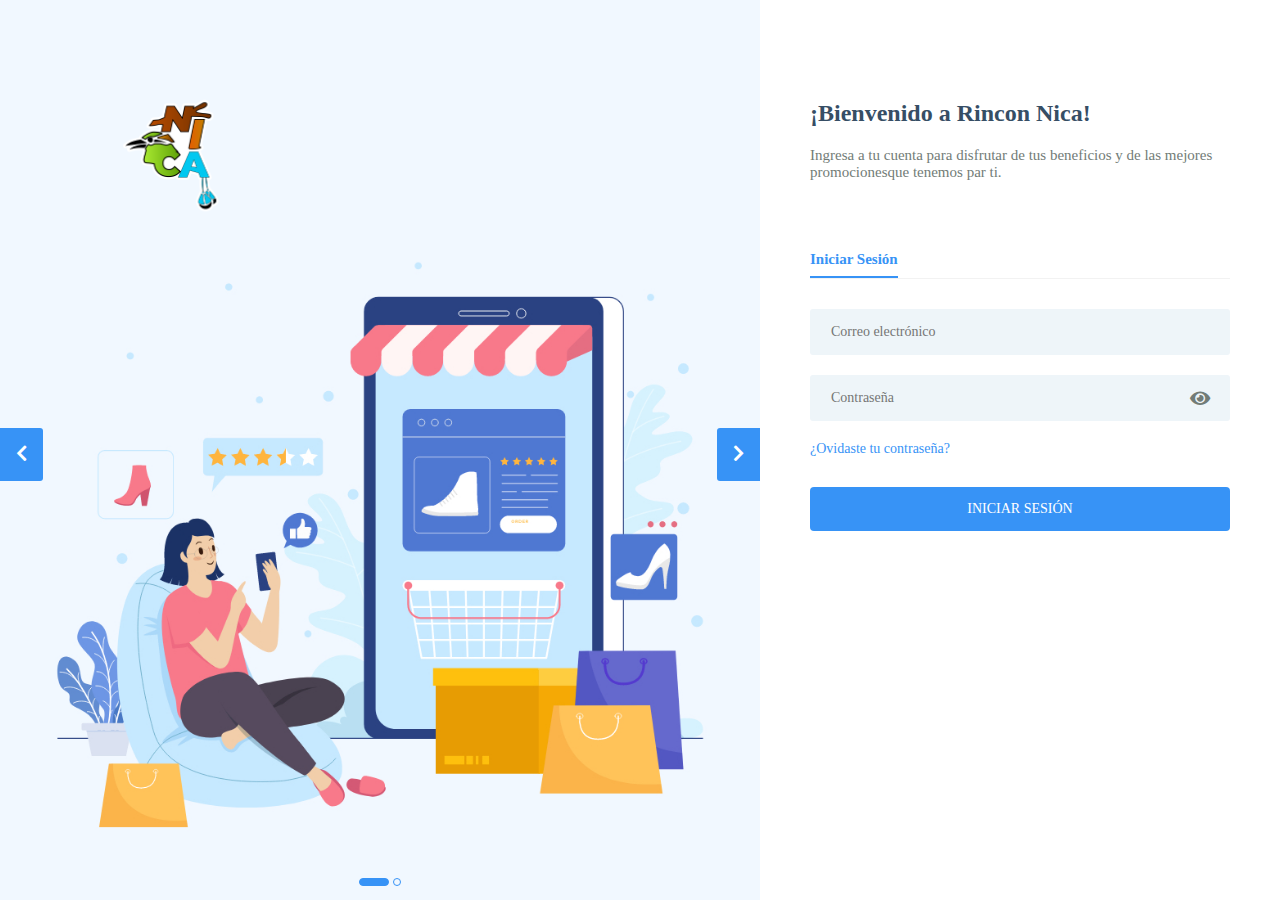
<file: Login.html>
<!-- Bloque 222222222222 -->


<!DOCTYPE html>
<html lang="en">
<head>
    <meta charset="UTF-8">
    <meta name="viewport" content="initial-scale=1.0, width=device-width"/>
    <meta http-equiv="X-UA-Compatible" content="ie=edge">

    <script>
        // Selecciona el botón por su ID
        const btnLogin = document.getElementById("btnLogin");
      
        // Agrega un controlador de eventos para el clic en el botón
        btnLogin.addEventListener("click", function() {
          // Redirige a la página deseada al hacer clic en el botón
          window.location.href = "index.html";
        });
         </script>



    <title>Login | Rincon Nica</title>


 
  

      

    <!--========================================
        Fuentes - Tipo de letra - Iconografia 
    ==========================================-->
    <link rel="stylesheet" href="https://use.fontawesome.com/releases/v5.8.1/css/all.css">
    <link href="https://fonts.googleapis.com/css2?family=Lato:wght@300;400;700&display=swap" rel="stylesheet">


    <!--========================================
       Mis estilos sirve
    ==========================================-->
    <link rel="stylesheet" href="./assets/css/estilo.css">


</head>
<body>  

    
    








    

    <script>
        function redirigir() {
            // Especifica el nombre de la página HTML a la que deseas redirigir
            var nuevaPagina = "index.html";
            
            // Realiza la redirección a la nueva página
            window.location.href = nuevaPagina;
        }
    </script>





    <!--========================================
       contenido
    ==========================================-->

    <div class="contenedor-login">

        <!--========================================
            Slider
        ==========================================-->
        <div class="contenedor-slider">

            <div class="slider">

                <!-- Slide 1 -->
                <div class="slide fade ">
                    <img src="img/img-slider-login.jpg" alt="">

                    <div class="contenido-slider">

                        <div class="logo">
                            <img src="./assets/imagenes/logo/logo.png" alt="">
                        </div>

                        <!-- <p class="slider-texto">
                            Unete a la comunidad de clientes y emprendedores en Rincon Nica y juntos viajemos en las maravillas que crean nuestros artesanos.
                        </p> -->

                    </div>

                </div>

                <!-- Slide 2 -->
                <div class="slide fade">
                    <img src="img/img-slider-login-2.jpg" alt="">

                    <div class="contenido-slider">

                        <div class="logo">
                            <img src="./assets/imagenes/logo/logo.png" alt="">
                        </div>

                        <!-- <p class="slider-texto">
                            Beatae ab explicabo atque nostrum ut quae dolorum laborum, quod voluptatem fugit. Ex omnis voluptatum magnam inventore autem rerum, adipisci nesciunt quisquam?. Lorem ipsum dolor sit amet.
                        </p> -->

                    </div>

                </div>


            </div>

            <!-- Botones next y prev -->
            <a href="#" class="prev"><i class="fas fa-chevron-left"></i></a>
            <a href="#" class="next"><i class="fas fa-chevron-right"></i></a>

            <!-- dots -->
            <div class="dots">
                

                <!-- <span class="dot active"></span> -->

            </div>

        </div>

        <!--========================================
            Formularios
        ==========================================-->
        <div class="contenedor-texto">

            <div class="contenedor-form">

                <h1 class="titulo">¡Bienvenido a Rincon Nica!</h1>
                <p class="descripcion">Ingresa a tu cuenta para disfrutar de tus beneficios y de las mejores promocionesque tenemos par ti.</p>

                <!-- Tabs -->
                <ul class="tabs-links">
                    <li class="tab-link active"></a>Iniciar Sesión</li>
                    <!-- <li class="tab-link"><a href="index.html">Registrate</a></li> -->
                    

                </ul>

                <!--========================================
                    Formulario logue
                ==========================================-->
                <form action="" method="POST" id="formLogin" class="formulario active">

                    <div class="error-text">
                        <p>aqui los errores del formualrio</p>
                    </div>

                    <input type="text" placeholder="Correo electrónico" class="input-text" name="correo" autocomplete="off"> 
                    <div class="grupo-input">

                        <input type="password" placeholder="Contraseña" name="password" class="input-text clave">
                        <button type="button" class="icono fas fa-eye mostrarClave"></button>
                        
                    </div>

                    <a href="#" class="link">¿Ovidaste tu contraseña?</a>
                    <!-- <button class="btn" id="btnLogin" type="button">Iniciar Sesión</button>   -->
                    <!-- <li class="tab-link"><a href="index.html">Registrate</a></li> -->
                    <button class="btn" id="btnLogin" type="button" onclick="redirigir()">Iniciar Sesión</button>


                </form>

                 <!--========================================
                    Formulario de Registro
                ==========================================-->
                <form action="" method="POST" id="formRegistro" class="formulario ">

                    <div class="error-text ">
                        
                    </div>

                    <input type="text" placeholder="Nombre y Apellidos" class="input-text" name="nombre" autocomplete="off"> 
                    <input type="text" placeholder="Correo electrónico" class="input-text" name="correo" autocomplete="off"> 

                    <div class="grupo-input">

                        <input type="password" placeholder="Contraseña" name="password" class="input-text clave">
                        <button type="button" class="icono fas fa-eye mostrarClave"></button>
                        
                    </div>

                    <!-- Checkbox Personalizados -->
                    <label class="contenedor-cbx animate">
                        Me gustaría recibir notificaciones sobre productos
                        <input type="checkbox" name="cbx_notificaciones" checked>
                        <span class="cbx-marca"></span>
                    </label>

                     <label class="contenedor-cbx animate">
                        He leído y acepto los
                        <a href="#" class="link">Términos y Condiciones</a>
                        <a href="#" class="link">y Política de privacidad de mi Tienda</a>

                        <input type="checkbox" name="cbx_terminos" >
                        <span class="cbx-marca"></span>

                    </label>

                    <button class="btn" id="btnRegistro" type="button">Crear Cuenta</button>
                    
                    


                    

                </form>


            </div>

        </div>

    </div>
   
   
   
    <!--========================================
       Mis Scripts
    ==========================================-->
    <script src="js/app.js"></script>
    
</body>
</html>
</file>
<file: assets/css/estilo.css>
/*-----------------------------------*\
  #estilo.css
\*-----------------------------------*/


/*-----------------------------------*\
  #CUSTOM PROPERTY
\*-----------------------------------*/



/*-----------------------------------*\
  #ESTILO LOGIN
\*-----------------------------------*/


:root{
  --color-negro:#364E65;
  --color-texto:#727C77;
  --color-rojo:#ED0722;
  --color-rgba-rojo:rgba(237,7,34,.21);
  --color-rgba-celeste:rgba(55,147,246,.27);
  --color-celeste:#3793F6;
  --color-input:#EEF5F9;
}

.input-error{
  border: 1px solid var(--color-rojo) !important;
}
/*========================================
Estilos generales
==========================================*/
*{
  margin: 0;
  padding: 0;
  box-sizing: border-box;
}

body{
  background: #f7f9fd;
  font-family: 'Lato', sans-serif;
  font-size: 15px;
}

a{
  text-decoration: none;
}

ul,ol{
  list-style: none;
}

.contenedor-login{
  width: 100%;
  height: 100vh;
  display: flex;
  -webkit-box-align: start;
  align-items: flex-start;
  overflow: hidden;
}

/*========================================
Estilos del contenedor slider
==========================================*/
.contenedor-slider{
  width: calc(100% - 520px);
  height: 100%;
  overflow: hidden;
  position: relative;
}

.slider{
  position: relative;
  display: flex;
  width: 100%;
  height: 100%;
}

.slide{
  min-width: 100%;
  min-height: 100%;
  height: auto;
  display: none;
  position: relative;
  justify-content: center;
}

.slide.active{
  display: flex;
}

.slide img{
  width: 100%;
  height: 100%;
  object-fit: cover;
}


/*========================================
Estilos contenido slider
==========================================*/
.contenido-slider{
  position: absolute;
  top: 60px;
  width: 600px;
  text-align: center;
}

.contenido-slider .logo{
  margin-bottom: 20px;
}

.contenido-slider .logo img{
  width: 200px;
}

.contenido-slider .slider-texto{
  color: #6a86a2;
  font-size: 16px;
}

/* Animacion slide */
.fade{
  animation: fade 1.5s ease-in-out;
  -webkit-animation: fade 1.5s ease-in-out;
}

@-webkit-keyframes fade{
  from{
      opacity: 0.4;
  }

  to{
      opacity: 1;
  }
}

@keyframes fade{
  from{
      opacity: 0.4;
  }

  to{
      opacity: 1;
  }
}

/* botones next y prev */
.prev,
.next{
  cursor: pointer;
  position: absolute;
  top: 50%;
  width: auto;
  padding: 16px;
  background: var(--color-celeste);
  margin-top: -22px;
  color: #fff;
  font-weight: bold;
  font-size: 18px;
  transition:all .6s ease;
  border-radius: 0 3px 3px 0;
  user-select: none;
  outline: 0;
}

.next{
  right: 0;
  border-radius: 3px 0px 0px 3px;
}

.prev:hover,
.next:hover{
  background: var(--color-negro);
}

/* puntos */
.dots{
  position: absolute;
  width: 100%;
  text-align: center;
  bottom: 10px;
}

.dots .dot{
  outline: 0;
  cursor: pointer;
  height: 8px;
  width: 8px;
  margin: 0 2px;
  border: 1px solid var(--color-celeste);
  border-radius: 4px;
  display: inline-block;
  transition: all .6s ease-in-out;
}

.dots .dot.active{
  background: var(--color-celeste);
  width: 30px;
}

/*========================================
Estilos contenedor formularios
==========================================*/
.contenedor-texto{
  width: 520px;
  height: 100%;
  overflow: hidden;
  overflow-y: auto;
  background: #fff;
}

.contenedor-form{
  width: 100%;
  padding: 100px 50px 50px 50px;
}

.contenedor-form .titulo{
  font-size: 24px;
  font-weight: 700;
  margin-bottom: 20px;
  color: var(--color-negro);
}

.contenedor-form .descripcion{
  font-size: 15px;
  color: var(--color-texto);
}

/*========================================
Estilos Tabs
==========================================*/
.tabs-links{
  margin-top: 70px;
  display: flex;
  width: 100%;
  border-bottom: 1px solid #f2f2f2;
  padding-bottom: 10px;
}

.tabs-links .tab-link{
  font-size: 15px;
  margin-right: 30px;
  color: var(--color-texto);
  cursor: pointer;
  position: relative;
}

.tabs-links .tab-link.active{
  color: var(--color-celeste);
  font-weight: 700;
}

.tabs-links .tab-link.active::after{
  content: '';
  position: absolute;
  width: 100%;
  height: 2px;
  background: var(--color-celeste);
  left: 0;
  bottom: -10px;
}

/*========================================
Estilos Formularios
==========================================*/
.formulario{
  display: none;
  margin-top: 30px;
}

.formulario.active{
  display: block;
}

.formulario .input-text{
  padding: 14px 20px;
  border: 1px solid transparent;
  background: var(--color-input);
  margin-bottom: 20px;
  border-radius: 3px;
  width: 100%;
  outline: 0;
  font-size: 14px;
  color: var(--color-texto);
}

.formulario .grupo-input{
  display: flex;
  width: 100%;
  position: relative;
  margin-bottom: 20px;
}

.formulario .grupo-input .input-text{
  padding-right: 60px;
  margin-bottom: 0px;
}

.formulario .grupo-input .icono{
  position: absolute;
  width: 60px;
  height: 100%;
  border: none;
  cursor: pointer;
  background: none;
  font-size: 18px;
  color: var(--color-texto);
  right: 0;
  outline: 0;
}

.formulario .grupo-input .icono.active{
  color: var(--color-celeste);
}

.formulario .input-text:focus{
  border: 1px solid green;
}

.link{
  font-size: 14px;
  color: var(--color-celeste);
}

.link:hover{
  text-decoration: underline;
}

.formulario .btn{
  width: 100%;
  padding: 14px;
  border: none;
  background: var(--color-celeste);
  color: #fff;
  font-size: 14px;
  text-transform: uppercase;
  border-radius: 4px;
  margin-top: 30px;
  outline: 0;
  cursor: pointer;
  display: block;
}
.formulario .btn:hover{
  background: #3285dd;
}

/*========================================
Estilos Checkbox Personalizados
==========================================*/
.contenedor-cbx{
  display: inline-block;
  position: relative;
  padding-left: 28px;
  margin-bottom: 12px;
  cursor: pointer;
  font-size: 14px;
  color: var(--color-texto);
  user-select: none;
}



.contenedor-cbx input{
  position: absolute;
  opacity: 0;
  cursor: pointer;
  height: 0;
  width: 0;
}

.contenedor-cbx .cbx-marca{
  position: absolute;
  top: 0;
  left: 0;
  height: 20px;
  width: 20px;
  background: transparent;
  border:1px solid var(--color-texto);
  border-radius: 2px;
  transition: all .8s ease;
}

.contenedor-cbx:hover input ~ .cbx-marca{
  border: 1px solid var(--color-celeste);
}

.contenedor-cbx .cbx-marca::after{
  font-family: 'Font Awesome 5 Free';
  font-weight: 900;
  content: '\f00c';
  font-size: 13px;
  position: absolute;
  display: none;
  left: 3px;
  top: 3px;
  color: #fff;
}

.contenedor-cbx input:checked ~ .cbx-marca::after{
  display: block;
}


.contenedor-cbx input:checked ~ .cbx-marca{
  background: var(--color-celeste) !important;
  border: 1px solid var(--color-celeste) !important;
}

/*========================================
Animación a los checkbox
==========================================*/

.contenedor-cbx.animate input:checked ~ .cbx-marca{
  -webkit-transform: rotate(360deg);
  transform: rotate(360deg);
}



/*========================================
Estilos mesajes de error
==========================================*/
.error-text{
  background: var(--color-rgba-rojo);
  border-radius: 4px;
  padding: 8px 20px;
  margin-bottom: 10px;
  display: none;
}

.error-text p{
  font-size: 13px;
  color: var(--color-rojo);
}


.error-text.active{
  display: block;
}

.cbx-error .cbx-marca{
  -webkit-animation: cbx_error .2s ease-in-out infinite;
  animation: cbx_error .2s ease-in-out infinite;
  border: 1px solid var(--color-rojo);
  
}

@keyframes cbx_error {
 
  0%  { 
      -webkit-transform:rotateX(-5deg);
      transform: rotateX(-5deg);
  
  }
  50% {
      -webkit-transform:rotateX( 0deg) scale(.8); 
      transform: rotateX(0deg) scale(.8);
  }
  100%{
      -webkit-transform:rotateX( 5deg);
      transform: rotateX(5deg);
  }
}


/*========================================
Responsive
==========================================*/
/*========================================
  @media query - pantalla movil
==========================================*/

@media screen and (max-width: 768px) {

  .contenedor-login {
      flex-direction: column;
      height: 100%;
  }

  .contenedor-slider {
      width: 100%;
      height: 400px;
      position: relative;
  }

  .contenido-slider {
      top: 30px;
      width: 100%;
  }

  

  .dots {
      display: none;
  }

  

  .contenedor-texto{
      width:calc(100% - 30px);
      position: relative;
      background: #fff;
      box-shadow: 0px 3px 6px rgba(0,0,0,.08);
      margin: auto;
      margin-top: -50px;
      border-radius: 7px;
      margin-bottom: 40px;
  }

  .contenedor-form {
      padding: 20px !important;
  }

  .contenedor-form .titulo {
      font-size: 20px;
  }

  .contenedor-form .tabs-links {
      margin-top: 40px;
  }

  
}



/*========================================
  @media query - Tablet horizontal
==========================================*/
@media screen and (max-width: 812px) {
  .contenido-slider .slider-texto {
      display: none;
  }
}

@media screen and (max-width: 1024px) {
  

  .contenedor-form {
      padding: 50px;
  }

  .prev,.next{
      display: none;
  }

  .contenido-slider {
      width: 100%;
      top: 30px;
  }

  .contenido-slider .slider-texto {
     padding: 0px 30px;
  }
}







/* ANIMATION */

.container.sign-up-mode:before {
  transform: translate(100%, -50%);
  right: 52%;
}

.container.sign-up-mode .left-panel .image,
.container.sign-up-mode .left-panel .content {
  transform: translateX(-800px);
}

.container.sign-up-mode .signin-signup {
  left: 25%;
}

.container.sign-up-mode form.sign-up-form {
  opacity: 1;
  z-index: 2;
}

.container.sign-up-mode form.sign-in-form {
  opacity: 0;
  z-index: 1;
}

.container.sign-up-mode .right-panel .image,
.container.sign-up-mode .right-panel .content {
  transform: translateX(0%);
}

.container.sign-up-mode .left-panel {
  pointer-events: none;
}

.container.sign-up-mode .right-panel {
  pointer-events: all;
}

@media (max-width: 870px) {
  .container {
    min-height: 800px;
    height: 100vh;
  }
  .signin-signup {
    width: 100%;
    top: 95%;
    transform: translate(-50%, -100%);
    transition: 1s 0.8s ease-in-out;
  }

  .signin-signup,
  .container.sign-up-mode .signin-signup {
    left: 50%;
  }

  .panels-container {
    grid-template-columns: 1fr;
    grid-template-rows: 1fr 2fr 1fr;
  }

  .panel {
    flex-direction: row;
    justify-content: space-around;
    align-items: center;
    padding: 2.5rem 8%;
    grid-column: 1 / 2;
  }

  .right-panel {
    grid-row: 3 / 4;
  }

  .left-panel {
    grid-row: 1 / 2;
  }

  .image {
    width: 200px;
    transition: transform 0.9s ease-in-out;
    transition-delay: 0.6s;
  }

  .panel .content {
    padding-right: 15%;
    transition: transform 0.9s ease-in-out;
    transition-delay: 0.8s;
  }

  .panel h3 {
    font-size: 1.2rem;
  }

  .panel p {
    font-size: 0.7rem;
    padding: 0.5rem 0;
  }

  .btn.transparent {
    width: 110px;
    height: 35px;
    font-size: 0.7rem;
  }

  .container:before {
    width: 1500px;
    height: 1500px;
    transform: translateX(-50%);
    left: 30%;
    bottom: 68%;
    right: initial;
    top: initial;
    transition: 2s ease-in-out;
  }

  .container.sign-up-mode:before {
    transform: translate(-50%, 100%);
    bottom: 32%;
    right: initial;
  }

  .container.sign-up-mode .left-panel .image,
  .container.sign-up-mode .left-panel .content {
    transform: translateY(-300px);
  }

  .container.sign-up-mode .right-panel .image,
  .container.sign-up-mode .right-panel .content {
    transform: translateY(0px);
  }

  .right-panel .image,
  .right-panel .content {
    transform: translateY(300px);
  }

  .container.sign-up-mode .signin-signup {
    top: 5%;
    transform: translate(-50%, 0);
  }
}

@media (max-width: 570px) {
  form {
    padding: 0 1.5rem;
  }

  .image {
    display: none;
  }
  .panel .content {
    padding: 0.5rem 1rem;
  }
  .container {
    padding: 1.5rem;
  }

  .container:before {
    bottom: 72%;
    left: 50%;
  }

  .container.sign-up-mode:before {
    bottom: 28%;
    left: 50%;
  }
}



/*-----------------------------------*\
  #R
\*-----------------------------------*/





:root {

  /**
   * colores
   */

  --spanish-gray: hsl(0, 0%, 60%);
  --sonic-silver: hsl(0, 0%, 47%);
  --eerie-black: hsl(0, 0%, 13%);
  --salmon-pink: hsl(353, 100%, 78%);
  --sandy-brown: hsl(29, 90%, 65%);
  --bittersweet: hsl(0, 100%, 70%);
  --ocean-green: hsl(152, 51%, 52%);
  --davys-gray: hsl(0, 0%, 33%);
  --cultured: hsl(0, 0%, 93%);
  --white: hsl(0, 100%, 100%);
  --onyx: hsl(0, 0%, 27%);

  /**
   * tipografia
   */

  --fs-1: 1.563rem;
  --fs-2: 1.375rem;
  --fs-3: 1.25rem;
  --fs-4: 1.125rem;
  --fs-5: 1rem;
  --fs-6: 0.938rem;
  --fs-7: 0.875rem;
  --fs-8: 0.813rem;
  --fs-9: 0.75rem;
  --fs-10: 0.688rem;
  --fs-11: 0.625rem;

  --weight-300: 300;
  --weight-400: 400;
  --weight-500: 500;
  --weight-600: 600;
  --weight-700: 700;

  /**
   * border-radius
   */

  --border-radius-md: 10px;
  --border-radius-sm: 5px;

  /**
   * transition 
   */

  --transition-timing: 0.2s ease;

}





/*-----------------------------------*\
  #RESET
\*-----------------------------------*/

*, *::before, *::after {
  margin: 0;
  padding: 0;
  box-sizing: border-box;
}

a { text-decoration: none; }

li { list-style: none; }

button {
  background: none;
  font: inherit;
  border: none;
  cursor: pointer;
}

img, ion-icon, button, a { display: block; }

span { display: inline-block; }

html {
  font-family: "Poppins", sans-serif;
  overscroll-behavior: contain;
}

input {
  display: block;
  width: 100%;
  font: inherit;
}

input::placeholder { font: inherit; }

body { background: var(--white); }

/**
 * scrollbar style
 */

body::-webkit-scrollbar { width: 15px; }

body::-webkit-scrollbar-track {
  background: var(--white);
  border-left: 1px solid var(--cultured);
}

body::-webkit-scrollbar-thumb {
  background: hsl(0, 0%, 80%);
  border: 3px solid var(--white);
  border-radius: 10px;
}

body::-webkit-scrollbar-thumb:hover { background: hsl(0, 0%, 70%); }





/*-----------------------------------*\
  #REUSED STYLE
\*-----------------------------------*/

.container { padding: 0 15px; }

.has-scrollbar { padding-bottom: 5px; }

.has-scrollbar::-webkit-scrollbar {
  width: 12px; /* for vertical scroll */
  height: 12px; /* for horizontal scroll */
}

.has-scrollbar::-webkit-scrollbar-thumb {
  background: transparent;
  border: 3px solid var(--white);
  border-radius: 20px;
}

.has-scrollbar:hover::-webkit-scrollbar-thumb { background: hsl(0, 0%, 90%); }

.has-scrollbar::-webkit-scrollbar-thumb:hover { background: hsl(0, 0%, 80%); }

.title {
  color: var(--eerie-black);
  font-size: var(--fs-5);
  font-weight: var(--weight-600);
  letter-spacing: 0.4px;
  text-transform: capitalize;
  padding-bottom: 10px;
  border-bottom: 1px solid var(--cultured);
  margin-bottom: 30px;
}





/*-----------------------------------*\
  #MAIN
\*-----------------------------------*/

/**
 * overlay 
 */

.overlay {
  position: fixed;
  top: 0;
  left: 0;
  width: 100%;
  height: 100vh;
  background: hsla(0, 0%, 0%, 0.5);
  opacity: 0;
  pointer-events: none;
  z-index: 15;
  transition: 0.5s ease;
}

.overlay.active {
  opacity: 1;
  pointer-events: all;
}



/**
 * MODAL 
 */

.modal {
  position: fixed;
  top: 0;
  left: 0;
  width: 100%;
  height: 100vh;
  background: hsla(0, 0%, 0%, 0.5);
  display: flex;
  justify-content: center;
  align-items: center;
  opacity: 0;
  visibility: hidden;
  pointer-events: none;
  z-index: 10;
  animation: popup 1s ease-in-out 5s forwards;
}

@keyframes popup {

  0% {
    opacity: 0;
    visibility: hidden;
    pointer-events: none;
  }

  100% {
    opacity: 1;
    visibility: visible;
    pointer-events: all;
  }

}

.modal.closed { display: none; }

.modal-close-overlay {
  position: absolute;
  top: 0;
  left: 0;
  width: 100%;
  height: 100%;
  z-index: 1;
}

.newsletter-img { display: none; }

.modal-content {
  position: relative;
  max-width: 350px;
  margin: 20px;
  background: var(--white);
  border-radius: var(--border-radius-md);
  overflow: hidden;
  z-index: 2;
  animation: scaleUp 0.5s ease-in-out 5s forwards;
}

@keyframes scaleUp {

  0% { transform: scale(0.9); }
  100% { transform: scale(1); }

}

.modal-close-btn {
  position: absolute;
  top: 15px;
  right: 15px;
  background: var(--salmon-pink);
  color: var(--white);
  font-size: 16px;
  padding: 5px;
  border-radius: var(--border-radius-sm);
}

.modal-close-btn:hover { opacity: 0.9; }

.modal-close-btn ion-icon { --ionicon-stroke-width: 70px; }

.newsletter {
  padding: 50px 30px;
  text-align: center;
}

.newsletter-header { margin-bottom: 20px; }

.newsletter-title {
  color: var(--onyx);
  font-size: var(--fs-2);
  font-weight: var(--weight-600);
  margin-bottom: 10px;
}

.newsletter-desc {
  color: var(--sonic-silver);
  font-size: var(--fs-7);
  line-height: 1.6;
}

.email-field {
  font-size: var(--fs-7);
  padding: 8px 16px;
  border-radius: var(--border-radius-sm);
  border: 1px solid var(--cultured);
  margin-bottom: 16px;
}

.btn-newsletter {
  background: var(--eerie-black);
  color: var(--white);
  font-size: var(--fs-7);
  font-weight: var(--weight-600);
  text-transform: uppercase;
  padding: 10px 15px;
  border-radius: var(--border-radius-sm);
  margin: auto;
  transition: var(--transition-timing);
}

.btn-newsletter:hover { background: var(--salmon-pink); }





/**
 * NOTIFICATION TOAST 
 */

.notification-toast {
  position: fixed;
  bottom: 80px;
  left: 20px;
  right: 20px;
  background: var(--white);
  max-width: 300px;
  display: flex;
  align-items: flex-start;
  gap: 15px;
  padding: 15px;
  border-radius: var(--border-radius-md);
  box-shadow: 0 5px 20px hsla(0, 0%, 0%, 0.15);
  transform: translateX(calc(-100% - 40px));
  transition: 0.5s ease-in-out;
  z-index: 5;
  animation: slideInOut 10s ease-in-out infinite;
}

@keyframes slideInOut {

  0%,
  45%,
  100% {
    transform: translateX(calc(-100% - 40px));
    opacity: 0;
    visibility: hidden;
  }

  50%,
  95% {
    transform: translateX(0);
    opacity: 1;
    visibility: visible;
  }

}

.notification-toast.closed { display: none; }

.toast-close-btn {
  position: absolute;
  top: 10px;
  right: 10px;
  color: var(--sonic-silver);
}

.toast-close-btn ion-icon { --ionicon-stroke-width: 50px; }

.toast-banner {
  width: 70px;
  height: 70px;
  border: 1px solid var(--cultured);
  border-radius: var(--border-radius-sm);
}

.toast-banner img {
  width: 100%;
  height: 100%;
  object-fit: contain;
  object-position: center;
}

.toast-detail {
  width: calc(100% - 85px);
  padding-right: 10px;
}

.toast-message {
  font-size: var(--fs-10);
  color: var(--sonic-silver);
  margin-bottom: 8px;
}

.toast-title {
  font-size: var(--fs-7);
  font-weight: var(--weight-500);
  color: var(--onyx);
}

.toast-meta {
  font-size: var(--fs-10);
  color: var(--sonic-silver);
}





/*-----------------------------------*\
  #HEADER
\*-----------------------------------*/

.header-top,
.header-user-actions,
.desktop-navigation-menu { display: none; }

.header-main {
  padding: 20px 0;
  border-bottom: 1px solid var(--cultured);
}

.header-logo { margin-bottom: 20px; }

.header-logo img { margin: auto; }

.header-search-container { position: relative; }

.header-search-container .search-field {
  font-size: var(--fs-7);
  color: var(--onyx);
  padding: 10px 15px;
  padding-right: 50px;
  border: 1px solid var(--cultured);
  border-radius: var(--border-radius-md);
}

.search-field::-webkit-search-cancel-button { display: none; }

.search-btn {
  background: var(--white);
  position: absolute;
  top: 50%;
  right: 2px;
  transform: translateY(-50%);
  color: var(--onyx);
  font-size: 18px;
  padding: 8px 15px;
  border-radius: var(--border-radius-md);
  transition: color var(--transition-timing);
}

.search-btn:hover { color: var(--salmon-pink); }

.mobile-bottom-navigation {
  background: var(--white);
  position: fixed;
  bottom: 0;
  left: 50%;
  transform: translateX(-50%);
  width: 100%;
  max-width: 500px;
  margin: auto;
  display: flex;
  justify-content: space-around;
  align-items: center;
  padding: 5px 0;
  box-shadow: 0 0 10px hsla(0, 0%, 0%, 0.25);
  z-index: 5;
}

.mobile-bottom-navigation .action-btn {
  position: relative;
  font-size: 26px;
  color: var(--eerie-black);
  padding: 10px;
}

.mobile-bottom-navigation .count {
  background: var(--bittersweet);
  color: var(--white);
  position: absolute;
  top: 0;
  right: 0;
  font-size: 12px;
  font-weight: var(--weight-500);
  line-height: 1;
  padding: 2px 4px;
  border-radius: 20px;
}

.mobile-navigation-menu {
  background: var(--white);
  position: fixed;
  top: 0;
  left: -100%;
  width: 100%;
  max-width: 320px;
  height: 100vh;
  padding: 20px;
  box-shadow: 0 0 10px hsla(0, 0%, 0%, 0.1);
  overflow-y: scroll;
  overscroll-behavior: contain;
  visibility: hidden;
  transition: 0.5s ease;
  z-index: 20;
}

.mobile-navigation-menu.active {
  left: 0;
  visibility: visible;
}

.menu-top {
  padding-bottom: 15px;
  margin-bottom: 10px;
  display: flex;
  justify-content: space-between;
  align-items: center;
  border-bottom: 2px solid var(--cultured);
}

.menu-top .menu-title {
  color: var(--salmon-pink);
  font-size: var(--fs-4);
  font-weight: var(--weight-600);
}

.menu-close-btn {
  color: var(--eerie-black);
  font-size: 22px;
}

.menu-close-btn ion-icon { --ionicon-stroke-width: 50px; }

.mobile-menu-category-list { margin-bottom: 30px; }

.menu-category .accordion-menu {
  width: 100%;
  display: flex;
  justify-content: space-between;
  align-items: center;
}

.mobile-menu-category-list .menu-category { border-bottom: 1px solid var(--cultured); }

.mobile-menu-category-list .menu-title {
  color: var(--onyx);
  font-size: var(--fs-6);
  font-weight: var(--weight-500);
  padding: 12px 0;
}

.accordion-menu > div { font-size: 14px; }

.accordion-menu ion-icon {
  color: var(--onyx);
  --ionicon-stroke-width: 90px;
}

.accordion-menu.active .add-icon,
.accordion-menu .remove-icon { display: none; }

.accordion-menu .add-icon,
.accordion-menu.active .remove-icon { display: block; }

.menu-category .submenu-category-list { margin-left: 10px; }

.submenu-title {
  padding: 6px 0;
  font-size: var(--fs-6);
  color: var(--sonic-silver);
  font-weight: var(--weight-300);
}

.submenu-title:hover { color: var(--davys-gray); }

.submenu-category-list {
  max-height: 0;
  overflow: hidden;
  visibility: hidden;
  transition: 0.5s ease-in-out;
}

.submenu-category-list.active {
  max-height: 148px;
  visibility: visible;
}

.menu-bottom .menu-category-list { margin-bottom: 20px; }

.menu-bottom .menu-category { border-bottom: none; }

.menu-bottom .menu-title {
  font-size: var(--fs-6);
  font-weight: var(--weight-500);
  color: var(--eerie-black);
  padding: 12px 0;
}

.accordion-menu.active .caret-back { transform: rotate(-0.25turn); }

.menu-bottom .submenu-category-list {
  border: 1px solid var(--cultured);
  border-radius: var(--border-radius-md);
  padding: 0 15px;
  margin-left: 0;
  box-shadow: 0 0 10px hsla(0, 0%, 0%, 0.05);
}

.menu-bottom .submenu-category:not(:last-child) { border-bottom: 1px solid var(--cultured); }

.menu-social-container {
  display: flex;
  justify-content: center;
  align-items: center;
  gap: 10px;
}

.menu-social-container .social-link {
  background: var(--cultured);
  color: var(--eerie-black);
  font-size: 20px;
  padding: 10px;
  border-radius: var(--border-radius-md);
}





/*-----------------------------------*\
  #BANNER
\*-----------------------------------*/

.banner { margin: 30px 0; }

.slider-container {
  display: flex;
  align-items: center;
  gap: 10px;
  border-radius: var(--border-radius-md);
  overflow: auto hidden;
  scroll-snap-type: inline mandatory;
  overscroll-behavior-inline: contain;
}

.slider-item {
  position: relative;
  min-width: 100%;
  max-height: 450px;
  aspect-ratio: 1 / 1;
  border-radius: var(--border-radius-md);
  overflow: hidden;
  scroll-snap-align: start;
}

.slider-item .banner-img {
  width: 100%;
  height: 100%;
  object-fit: cover;
  object-position: right;
}

.banner-content {
  background: hsla(0, 0%, 100%, 0.8);
  position: absolute;
  bottom: 25px;
  left: 25px;
  right: 25px;
  padding: 20px 25px;
  border-radius: var(--border-radius-md);
}

.banner-subtitle {
  color: var(--salmon-pink);
  font-size: var(--fs-7);
  font-weight: var(--weight-500);
  text-transform: capitalize;
  letter-spacing: 2px;
  margin-bottom: 10px;
}

.banner-title {
  color: var(--eerie-black);
  font-size: var(--fs-1);
  text-transform: uppercase;
  line-height: 1;
  margin-bottom: 10px;
}

.banner-text { display: none; }

.banner-btn {
  background: var(--salmon-pink);
  color: var(--white);
  width: max-content;
  font-size: var(--fs-11);
  font-weight: var(--weight-600);
  text-transform: uppercase;
  padding: 4px 10px;
  border-radius: var(--border-radius-sm);
  transition: var(--transition-timing);
}

.banner-btn:hover { background: var(--eerie-black); }





/*-----------------------------------*\
  #CATEGORY
\*-----------------------------------*/

.category { margin-bottom: 30px; }

.category-item-container {
  display: flex;
  align-items: center;
  gap: 10px;
  overflow: auto hidden;
  scroll-snap-type: inline mandatory;
  overscroll-behavior-inline: contain;
}

.category-item {
  min-width: 100%;
  display: flex;
  align-items: center;
  gap: 10px;
  padding: 15px;
  border: 1px solid var(--cultured);
  border-radius: var(--border-radius-md);
  scroll-snap-align: start;
}

.category-img-box {
  background: var(--cultured);
  border: 1px solid hsl(0, 0%, 80%);
  padding: 10px;
  border-radius: var(--border-radius-sm);
}

.category-content-box { width: 100%; }

.category-content-flex {
  display: flex;
  justify-content: space-between;
  align-items: center;
  margin-bottom: 10px;
}

.category-item-title {
  color: var(--eerie-black);
  font-size: var(--fs-9);
  font-weight: var(--weight-600);
  text-transform: uppercase;
}

.category-item-amount {
  color: var(--sonic-silver);
  font-size: var(--fs-11);
}

.category-btn {
  color: var(--salmon-pink);
  font-size: var(--fs-9);
  font-weight: var(--weight-500);
  text-transform: capitalize;
}





/*-----------------------------------*\
  #SIDEBAR
\*-----------------------------------*/

.sidebar {
  background: var(--white);
  position: fixed;
  top: 0;
  left: -100%;
  bottom: 0;
  width: 100%;
  max-width: 320px;
  padding: 30px;
  overflow-y: scroll;
  overscroll-behavior: contain;
  visibility: hidden;
  transition: 0.5s ease;
  z-index: 20;
}

.sidebar.active {
  left: 0;
  visibility: visible;
}

.sidebar-category {
  margin-bottom: 15px;
  padding-bottom: 15px;
  border-bottom: 1px solid var(--cultured);
}

.sidebar-top {
  display: flex;
  justify-content: space-between;
  align-items: center;
  margin-bottom: 10px;
}

.sidebar-title {
  color: var(--onyx);
  font-size: var(--fs-5);
  text-transform: uppercase;
  letter-spacing: 0.8px;
  font-weight: var(--weight-600);
}

.sidebar-close-btn {
  color: var(--eerie-black);
  font-size: 22px;
  font-weight: var(--weight-600);
}

.sidebar-close-btn ion-icon { --ionicon-stroke-width: 50px; }

.sidebar-accordion-menu {
  width: 100%;
  display: flex;
  justify-content: space-between;
  align-items: center;
  padding: 7px 0;
}

.sidebar .menu-title-flex {
  display: flex;
  align-items: center;
  gap: 10px;
}

.sidebar .menu-title {
  font-size: var(--fs-5);
  color: var(--sonic-silver);
  font-weight: var(--weight-500);
}

.sidebar-accordion-menu ion-icon {
  color: var(--sonic-silver);
  font-size: 14px;
  --ionicon-stroke-width: 70px;
}

.sidebar-submenu-category-list {
  border-top: 1px solid var(--cultured);
  max-height: 0;
  overflow: hidden;
  visibility: hidden;
  transition: 0.5s ease-in-out;
}

.sidebar-submenu-category-list.active {
  padding: 13px 0 8px;
  max-height: 122px;
  visibility: visible;
}

.sidebar-submenu-title {
  display: flex;
  justify-content: space-between;
  align-items: center;
  color: var(--sonic-silver);
  font-size: var(--fs-7);
  padding: 2px 0;
}

.sidebar-submenu-title:hover { color: var(--eerie-black); }

.sidebar .product-name { text-transform: capitalize; }

.sidebar-accordion-menu.active .add-icon,
.sidebar-accordion-menu .remove-icon { display: none; }

.sidebar-accordion-menu .add-icon,
.sidebar-accordion-menu.active .remove-icon { display: block; }

.sidebar .showcase-heading {
  font-size: var(--fs-5);
  font-weight: var(--weight-600);
  color: var(--onyx);
  text-transform: uppercase;
  letter-spacing: 0.8px;
  margin-bottom: 15px;
}

.sidebar .showcase {
  display: flex;
  align-items: center;
  gap: 15px;
}

.sidebar .showcase:not(:last-child) { margin-bottom: 15px; }

.sidebar .showcase-img { border-radius: var(--border-radius-sm); }

.sidebar .showcase-content { width: calc(100% - 90px); }

.sidebar .showcase-title {
  color: var(--onyx);
  font-size: var(--fs-7);
  font-weight: var(--weight-400);
  text-transform: capitalize;
  overflow: hidden;
  white-space: nowrap;
  text-overflow: ellipsis;
  letter-spacing: 0.5px;
}

.sidebar .showcase-rating {
  display: flex;
  align-items: center;
  color: var(--sandy-brown);
  font-size: 13px;
  padding: 4px 0;
}

.sidebar .price-box {
  display: flex;
  align-items: center;
  gap: 15px;
}

.sidebar .price-box del {
  color: var(--sonic-silver);
  font-size: 13px;
}

.sidebar .price-box .price {
  font-size: var(--fs-7);
  font-weight: var(--weight-600);
  color: var(--davys-gray);
}





/*-----------------------------------*\
  #PRODUCT MINIMAL
\*-----------------------------------*/

.product-minimal { margin-bottom: 30px; }

.product-minimal .product-showcase { margin-bottom: 10px; }

.product-minimal .showcase-wrapper {
  display: flex;
  align-items: center;
  overflow-x: auto;
  overscroll-behavior-inline: contain;
  scroll-snap-type: inline mandatory;
}

.product-minimal .showcase-container {
  min-width: 100%;
  padding: 0 5px;
  scroll-snap-align: start;
}

.product-minimal .showcase {
  display: flex;
  justify-content: flex-start;
  align-items: center;
  gap: 15px;
  border: 1px solid var(--cultured);
  padding: 15px;
  border-radius: var(--border-radius-md);
}

.product-minimal .showcase:not(:last-child) { margin-bottom: 15px; }

.product-minimal .showcase-content { width: calc(100% - 85px); }

.product-minimal .showcase-title {
  color: var(--eerie-black);
  font-size: var(--fs-7);
  font-weight: var(--weight-600);
  text-transform: capitalize;
  white-space: nowrap;
  overflow: hidden;
  text-overflow: ellipsis;
  margin-bottom: 2px;
}

.product-minimal .showcase-category {
  width: max-content;
  color: var(--davys-gray);
  font-size: var(--fs-8);
  text-transform: capitalize;
  margin-bottom: 3px;
}

.product-minimal .showcase-category:hover { color: var(--salmon-pink); }

.product-minimal .price-box {
  display: flex;
  align-items: center;
  gap: 10px;
}

.product-minimal .price {
  font-size: var(--fs-7);
  font-weight: var(--weight-700);
  color: var(--salmon-pink);
}

.product-minimal .price-box del {
  font-size: var(--fs-9);
  color: var(--sonic-silver);
}





/*-----------------------------------*\
  #PRODUCT FEATURED
\*-----------------------------------*/

.product-featured { margin-bottom: 30px; }

.product-featured .showcase-wrapper {
  display: flex;
  align-items: center;
  gap: 20px;
  overflow-x: auto;
  overscroll-behavior-inline: contain;
  scroll-snap-type: inline mandatory;
}

.product-featured .showcase-container {
  min-width: 100%;
  padding: 30px;
  border: 1px solid var(--cultured);
  border-radius: var(--border-radius-md);
  scroll-snap-align: start;
}

.product-featured .showcase-img {
  width: 100%;
  height: 100%;
  object-fit: cover;
}

.product-featured .showcase-content { margin-top: 30px; }

.product-featured .showcase-rating {
  color: var(--sandy-brown);
  display: flex;
  align-items: center;
  font-size: 16px;
  margin-bottom: 15px;
}

.product-featured .showcase-title {
  font-size: var(--fs-7);
  color: var(--eerie-black);
  overflow: hidden;
  white-space: nowrap;
  text-overflow: ellipsis;
  text-transform: uppercase;
  margin-bottom: 3px;
}

.product-featured .showcase-desc {
  color: var(--sonic-silver);
  font-size: var(--fs-7);
  font-weight: var(--weight-300);
  margin-bottom: 10px;
}

.product-featured .price-box {
  font-size: var(--fs-3);
  display: flex;
  gap: 10px;
  margin-bottom: 10px;
}

.product-featured .price {
  color: var(--salmon-pink);
  font-weight: var(--weight-700);
}

.product-featured del {
  color: var(--sonic-silver);
  font-weight: var(--weight-300);
}

.product-featured .add-cart-btn {
  background: var(--salmon-pink);
  padding: 8px 15px;
  color: var(--white);
  font-weight: var(--fs-9);
  font-weight: var(--weight-700);
  text-transform: uppercase;
  border-radius: var(--border-radius-md);
  margin-bottom: 15px;
  transition: var(--transition-timing);
}

.product-featured .add-cart-btn:hover {
  background: var(--eerie-black);
  color: var(--white);
}

.product-featured .showcase-status { margin-bottom: 15px; }

.product-featured .showcase-status .wrapper {
  display: flex;
  justify-content: space-between;
  align-items: center;
  color: var(--eerie-black);
  font-size: var(--fs-9);
  font-weight: var(--weight-400);
  text-transform: uppercase;
  margin-bottom: 10px;
}

.product-featured .showcase-status-bar {
  background: var(--cultured);
  position: relative;
  height: 10px;
  border-radius: 5px;
}

.product-featured .showcase-status-bar::before {
  position: absolute;
  content: '';
  top: 3px;
  left: 3px;
  height: 4px;
  width: 40%;
  background: var(--salmon-pink);
  border-radius: 4px;
}

.product-featured .countdown-desc {
  color: var(--eerie-black);
  font-size: var(--fs-9);
  font-weight: var(--weight-600);
  text-transform: uppercase;
  margin-bottom: 10px;
}

.product-featured .countdown {
  display: flex;
  gap: 5px;
}

.product-featured .countdown-content {
  padding: 5px;
  background: var(--cultured);
  border-radius: var(--border-radius-md);
  text-align: center;
}

.product-featured .display-number {
  color: var(--eerie-black);
  font-size: var(--fs-5);
  font-weight: var(--weight-500);
  min-width: 40px;
}

.product-featured .display-text {
  color: var(--davys-gray);
  font-size: var(--fs-11);
}





/*-----------------------------------*\
  #PRODUCT GRID
\*-----------------------------------*/

.product-main { margin-bottom: 30px; }

.product-grid {
  display: grid;
  grid-template-columns: 1fr;
  gap: 25px;
}

.product-grid .showcase {
  border: 1px solid var(--cultured);
  border-radius: var(--border-radius-md);
  overflow: hidden;
  transition: var(--transition-timing);
}

.product-grid .showcase:hover { box-shadow: 0 0 10px hsla(0, 0%, 0%, 0.1); }

.product-grid .showcase-banner { position: relative; }

.product-grid .product-img {
  width: 100%;
  height: 100%;
  object-fit: cover;
  transition: var(--transition-timing);
}

.product-grid .product-img.default {
  position: relative;
  z-index: 1;
}

.product-grid .product-img.hover {
  position: absolute;
  top: 0;
  left: 0;
  z-index: 2;
  opacity: 0;
}

.product-grid .showcase:hover .product-img.hover { opacity: 1; }

.product-grid .showcase:hover .product-img.default { opacity: 0; }

.product-grid .showcase:hover .product-img { transform: scale(1.1); }

.product-grid .showcase-badge {
  position: absolute;
  top: 15px;
  left: 15px;
  background: var(--ocean-green);
  font-size: var(--fs-8);
  font-weight: var(--weight-500);
  color: var(--white);
  padding: 0 8px;
  border-radius: var(--border-radius-sm);
  z-index: 3;
}

.product-grid .showcase-badge.angle {
  top: 8px;
  left: -29px;
  transform: rotate(-45deg);
  text-transform: uppercase;
  font-size: 11px;
  padding: 5px 40px;
}

.product-grid .showcase-badge.black { background: var(--eerie-black); }

.product-grid .showcase-badge.pink { background: var(--salmon-pink); }

.product-grid .showcase-actions {
  position: absolute;
  top: 10px;
  right: 10px;
  font-size: 20px;
  transform: translateX(50px);
  transition: var(--transition-timing);
  z-index: 3;
}

.product-grid .showcase:hover .showcase-actions { transform: translateX(0); }

.product-grid .btn-action {
  background: var(--white);
  color: var(--sonic-silver);
  margin-bottom: 5px;
  border: 1px solid var(--cultured);
  padding: 5px;
  border-radius: var(--border-radius-sm);
  transition: var(--transition-timing);
}

.product-grid .btn-action:hover {
  background: var(--eerie-black);
  color: var(--white);
  border-color: var(--eerie-black);
}

.product-grid .showcase-content { padding: 15px 20px 0; }

.product-grid .showcase-category {
  color: var(--salmon-pink);
  font-size: var(--fs-9);
  font-weight: var(--weight-500);
  text-transform: uppercase;
  margin-bottom: 10px;
}

.product-grid .showcase-title {
  color: var(--sonic-silver);
  font-size: var(--fs-8);
  font-weight: var(--weight-300);
  text-transform: capitalize;
  letter-spacing: 1px;
  margin-bottom: 10px;
  transition: var(--transition-timing);
}

.product-grid .showcase-title:hover { color: var(--eerie-black); }

.product-grid .showcase-rating {
  display: flex;
  color: var(--sandy-brown);
  margin-bottom: 10px;
}

.product-grid .price-box {
  display: flex;
  gap: 10px;
  font-size: var(--fs-7);
  color: var(--eerie-black);
  margin-bottom: 10px;
}

.product-grid .price { font-weight: var(--weight-700); }

.product-grid del { color: var(--sonic-silver); }





/*-----------------------------------*\
  #TESTIMONIAL
\*-----------------------------------*/

.testimonials-box { margin-bottom: 50px; }

.testimonial-card {
  padding: 30px 20px;
  border: 1px solid var(--cultured);
  border-radius: var(--border-radius-md);
  text-align: center;
  margin-bottom: 25px;
}

.testimonial-banner {
  margin: auto;
  margin-bottom: 20px;
  border-radius: 50%;
}

.testimonial-name {
  font-weight: var(--weight-700);
  text-transform: uppercase;
  color: var(--sonic-silver);
  margin-bottom: 5px;
}

.testimonial-title {
  color: var(--onyx);
  font-size: var(--fs-7);
  margin-bottom: 15px;
}

.quotation-img {
  margin: auto;
  margin-bottom: 10px;
}

.testimonial-desc {
  max-width: 70%;
  margin: auto;
  color: var(--sonic-silver);
  font-size: var(--fs-7);
}





/*-----------------------------------*\
  #CTA
\*-----------------------------------*/

.cta-container {
  position: relative;
  aspect-ratio: 5 / 6;
  border-radius: var(--border-radius-md);
  overflow: hidden;
  margin-bottom: 25px;
}

.cta-banner {
  width: 100%;
  height: 100%;
  object-fit: cover;
}

.cta-content {
  background: hsla(0, 0%, 100%, 0.7);
  position: absolute;
  top: 50%;
  left: 50%;
  transform: translate(-50%, -50%);
  width: fit-content;
  padding: 15px 20px;
  text-align: center;
  border-radius: var(--border-radius-sm);
}

.cta-content .discount {
  background: var(--eerie-black);
  color: var(--white);
  font-size: var(--fs-11);
  font-weight: var(--weight-600);
  text-transform: uppercase;
  width: max-content;
  margin: auto;
  padding: 0 5px;
  border-radius: var(--border-radius-sm);
  margin-bottom: 5px;
}

.cta-title {
  color: var(--onyx);
  font-size: var(--fs-5);
  text-transform: capitalize;
  margin-bottom: 5px;
}

.cta-text {
  color: var(--sonic-silver);
  font-size: var(--fs-7);
  margin-bottom: 5px;
}

.cta-btn {
  font-size: var(--fs-9);
  color: var(--sonic-silver);
  text-transform: uppercase;
  font-weight: var(--weight-700);
  margin: auto;
}





/*-----------------------------------*\
  #SERVICE
\*-----------------------------------*/

.service-container {
  display: flex;
  justify-content: center;
  align-items: center;
  flex-wrap: wrap;
  gap: 30px;
  padding: 30px 15px;
  border: 1px solid var(--cultured);
  border-radius: var(--border-radius-md);
}

.service-item {
  min-width: 190px;
  display: flex;
  align-items: center;
  gap: 15px;
}

.service-icon {
  font-size: 35px;
  color: var(--salmon-pink);
  transition: var(--transition-timing);
}

.service-icon ion-icon { --ionicon-stroke-width: 25px; }

.service-item:hover .service-icon { color: var(--eerie-black); }

.service-title {
  color: var(--sonic-silver);
  font-size: var(--fs-7);
  font-weight: var(--weight-600);
  text-transform: capitalize;
  margin-bottom: 5px;
}

.service-desc {
  color: var(--sonic-silver);
  font-size: var(--fs-9);
}





/*-----------------------------------*\
  #BLOG
\*-----------------------------------*/

.blog { margin-bottom: 30px; }

.blog-container {
  display: flex;
  align-items: flex-start;
  gap: 15px;
  overflow-x: auto;
  overscroll-behavior-inline: contain;
  scroll-snap-type: inline mandatory;
}

.blog-card {
  min-width: 100%;
  scroll-snap-align: start;
}

.blog-banner {
  width: 100%;
  border-radius: var(--border-radius-md);
  margin-bottom: 20px;
}

.blog-category {
  width: max-content;
  color: var(--salmon-pink);
  font-size: var(--fs-8);
}

.blog-title {
  color: var(--eerie-black);
  font-size: var(--fs-5);
  font-weight: var(--weight-600);
  line-height: 1.4;
  margin-bottom: 5px;
  transition: var(--transition-timing);
}

.blog-title:hover { color: var(--salmon-pink); }

.blog-meta {
  color: var(--sonic-silver);
  font-size: var(--fs-7);
}

.blog-meta cite {
  font-style: normal;
  color: var(--davys-gray);
}





/*-----------------------------------*\
  #FOOTER
\*-----------------------------------*/

footer {
  background: var(--eerie-black);
  padding: 30px 0;
}

.footer-category {
  margin-bottom: 30px;
  padding-bottom: 15px;
  border-bottom: 1px solid var(--onyx);
}

.footer-category-title {
  color: var(--salmon-pink);
  font-size: var(--fs-6);
  font-weight: var(--weight-600);
  text-transform: uppercase;
  margin-bottom: 15px;
}

.footer-category-box {
  display: flex;
  flex-wrap: wrap;
  justify-content: flex-start;
  align-items: center;
  column-gap: 20px;
  row-gap: 3px;
  margin-bottom: 15px;
}

.category-box-title {
  color: var(--spanish-gray);
  font-size: var(--fs-8);
  font-weight: var(--weight-600);
  text-transform: uppercase;
}

.footer-category-link {
  position: relative;
  color: var(--sonic-silver);
  font-size: var(--fs-7);
  text-transform: capitalize;
  transition: var(--transition-timing);
}

.footer-category-link:hover { color: var(--spanish-gray); }

.footer-category-link:not(:last-child)::after {
  position: absolute;
  content: '';
  top: 3px;
  right: -10px;
  background: var(--sonic-silver);
  width: 1px;
  height: 15px;
}


/**
 * footer nav 
 */

.footer-nav {
  border-bottom: 1px solid var(--onyx);
  padding-bottom: 30px;
  margin-bottom: 30px;
}

.footer-nav-list:not(:last-child) { margin-bottom: 20px; }

.footer-nav .nav-title {
  position: relative;
  color: var(--white);
  font-size: var(--fs-7);
  text-transform: uppercase;
  margin-bottom: 15px;
  padding-bottom: 5px;
}

.footer-nav .nav-title::before {
  content: '';
  position: absolute;
  bottom: 0;
  left: 0;
  background: var(--salmon-pink);
  width: 60px;
  height: 1px;
}

.footer-nav-item { padding: 3px 0; }

.footer-nav-link,
.footer-nav-item .content {
  width: max-content;
  color: var(--sonic-silver);
  font-size: var(--fs-7);
  text-transform: capitalize;
  transition: var(--transition-timing);
}

.footer-nav-link:hover { color: var(--salmon-pink); }

.footer-nav-item.flex {
  display: flex;
  align-items: flex-start;
  gap: 10px;
}

.footer-nav-item .content {
  font-style: normal;
  margin-bottom: 5px;
}

.footer-nav-item .icon-box {
  color: var(--sonic-silver);
  font-size: 25px;
}

.footer-nav-item .icon-box ion-icon { --ionicon-stroke-width: 30px; }

.footer-nav .social-link {
  display: flex;
  justify-content: flex-start;
  align-items: center;
  gap: 10px;
}

.social-link .footer-nav-link { font-size: 25px; }

.footer-bottom {
  margin-bottom: 50px;
  text-align: center;
}

.payment-img {
  max-width: 335px;
  width: 100%;
  margin: auto;
  margin-bottom: 15px;
}

.copyright {
  color: var(--sonic-silver);
  font-size: var(--fs-8);
  font-weight: var(--weight-500);
  text-transform: capitalize;
  letter-spacing: 1.2px;
}

.copyright a {
  display: inline;
  color: inherit;
}





/*-----------------------------------*\
  #RESPONSIVE
\*-----------------------------------*/


/**
 * responsive larger than 480px screen
 */

@media (min-width: 480px) {

  /**
   * #CUSTOM PROPERTY
   */

  :root {

    /**
     * typography 
     */

    --fs-1: 1.875rem;

  }



  /**
   * #HEADER
   */

  .header-top {
    display: block;
    padding: 10px 0;
    border-bottom: 1px solid var(--cultured);
  }

  .header-social-container,
  .header-top-actions { display: none; }

  .header-alert-news {
    color: var(--sonic-silver);
    font-size: var(--fs-9);
    text-transform: uppercase;
  }

  .header-alert-news b { font-weight: var(--weight-500); }

  .header-main { padding: 25px 0; }

  .mobile-bottom-navigation {
    border-top-left-radius: var(--border-radius-md);
    border-top-right-radius: var(--border-radius-md);
  }



  /**
   * #BANNER
   */

  .slider-item { aspect-ratio: 5 / 3; }

  .banner-content {
    top: 50%;
    right: auto;
    bottom: auto;
    transform: translateY(-50%);
    max-width: 320px;
  }

  .banner-subtitle { --fs-7: 1rem; }

  .banner-text {
    display: block;
    color: var(--sonic-silver);
    font-size: var(--fs-7);
    font-weight: var(--weight-500);
    margin-bottom: 10px;
  }

  .banner-text b { font-size: var(--fs-2); }

  .banner-btn { padding: 7px 20px; }



  /**
   * #PRODUCT 
   */

  .product-grid {
    grid-template-columns: 1fr 1fr;
    gap: 30px;
  }



  /**
   * #CTA
   */

  .cta-content { padding: 40px; }

  .cta-content .discount {
    --fs-11: 0.875rem;
    padding: 5px 10px;
  }

  .cta-title { --fs-5: 1.5rem; }

  .cta-text { --fs-7: 1rem; }

  .cta-btn { --fs-9: 1rem; }



  /**
   * #FOOTER
   */

  .copyright { --fs-8: 0.875rem; }

}





/**
 * responsive larger than 570px screen
 */

@media (min-width: 570px) {

  /**
   * #HEADER
   */

  .header-top .container,
  .header-main .container {
    display: flex;
    justify-content: space-between;
    align-items: center;
  }

  .header-logo { margin-bottom: 0; }

  .header-top-actions {
    display: flex;
    align-items: center;
    gap: 10px;
  }

  .header-top-actions select {
    border: none;
    display: block;
    min-width: 80px;
    padding: 5px 0;
    font: inherit;
    color: var(--sonic-silver);
    font-size: var(--fs-8);
    text-transform: uppercase;
    cursor: pointer;
    transition: var(--transition-timing);
  }

  .header-top-actions select:hover { color: var(--eerie-black); }

  .header-search-container { min-width: 300px; }



  /**
   * #BANNER
   */

  .slider-item { aspect-ratio: 4 / 2; }

  .banner-content { background: none; }



  /**
   * #CATEGORY
   */

  .category-item-container { gap: 30px; }

  .category-item { min-width: calc(50% - 15px); }



  /**
   * #PRODUCT
   */

  .product-minimal .showcase-container { min-width: 50%; }

  .product-featured .showcase-img {
    max-width: 450px;
    margin: auto;
  }

  .product-featured .countdown { gap: 20px; }



  /**
   * #CTA
   */

  .cta-container { aspect-ratio: 6 / 5; }



  /**
   * #BLOG
   */

  .blog-container { gap: 30px; }

  .blog-card { min-width: calc(50% - 15px); }

}





/**
 * responsive larger than 768px screen
 */

@media (min-width: 768px) {

  /**
   * #CUSTOM PROPERTY
   */

  :root {

    /**
     * typography 
     */

    --fs-1: 2.375rem;

  }



  /**
   * #BASE 
   */

  html { font-size: 17px; }



  /**
   * #REUSED STYLE 
   */

  .container {
    max-width: 750px;
    margin: auto;
  }


  
  /**
   * #MODAL 
   */

  .modal-content {
    display: flex;
    align-items: center;
    max-width: 750px;
    width: fit-content;
  }

  .newsletter-img { display: block; }

  .newsletter { text-align: left; }



  /**
   * #HEADER 
   */

  .header-main .container { gap: 80px; }

  .header-search-container { flex-grow: 1; }



  /**
   * #BANNER 
   */

  .slider-item {
    aspect-ratio: auto;
    height: 350px;
  }

  .banner-content { max-width: 380px; }

  .banner-subtitle { --fs-7: 1.25rem; }

  .banner-text { --fs-7: 1.125rem; }

  .banner-text b { --fs-2: 1.875rem; }

  .banner-btn { --fs-11: 0.75rem; }



  /**
   * #CATEGORY 
   */

  .category-img-box { padding: 20px; }



  /**
   * #PRODUCT 
   */

  .product-minimal {
    display: flex;
    flex-wrap: wrap;
    justify-content: center;
    gap: 20px;
  }

  .product-minimal .product-showcase {
    min-width: calc(50% - 10px);
    width: calc(50% - 10px);
  }

  .product-minimal .showcase-container { min-width: 100%; }
  
  .product-featured .showcase {
    display: flex;
    justify-content: center;
    align-items: center;
    gap: 20px;
  }

  .product-featured .showcase-img { max-width: fit-content; }

  .product-featured .showcase-content {
    margin-top: 0;
    min-width: calc(100% - 345px);
  }



  /**
   * #FOOTER 
   */

  .footer-nav .container {
    display: flex;
    flex-wrap: wrap;
    row-gap: 50px;
    column-gap: 20px;
  }

  .footer-nav-list {
    min-width: calc(33.33% - 15px);
    width: calc(33.33% - 15px);
    flex-grow: 1;
  }

  .footer-nav-list:not(:last-child) { margin-bottom: 0; }

}





/**
 * responsive larger than 1024px screen
 */

@media (min-width: 1024px) {

  /**
   * #CUSTOM PROPERTY
   */

  :root {

    /**
     * typography 
     */

    --fs-1: 2.625rem;
    --fs-2: 1.125rem;

  }



  /**
   * #REUSED STYLE 
   */

  .container { max-width: 980px; }



  /**
   * #NOTIFICATION TOAST 
   */

  .notification-toast { bottom: 30px; }



  /**
   * #HEADER 
   */

  .header-social-container {
    display: flex;
    align-items: center;
    gap: 5px;
  }

  .header-social-container .social-link {
    padding: 5px;
    background: hsl(0, 0%, 95%);
    border-radius: var(--border-radius-sm);
    color: var(--sonic-silver);
    transition: var(--transition-timing);
  }

  .header-social-container .social-link:hover {
    background: var(--salmon-pink);
    color: var(--white);
  }

  .header-user-actions {
    display: flex;
    align-items: center;
    gap: 15px;
  }

  .header-user-actions .action-btn {
    position: relative;
    font-size: 35px;
    color: var(--onyx);
    padding: 5px;
  }

  .header-user-actions .count {
    position: absolute;
    top: -2px;
    right: -3px;
    background: var(--bittersweet);
    color: var(--white);
    font-size: 12px;
    font-weight: var(--weight-500);
    line-height: 1;
    padding: 2px 4px;
    border-radius: 20px;
  }

  .desktop-navigation-menu { display: block; }

  .desktop-menu-category-list {
    position: relative;
    display: flex;
    justify-content: center;
    align-items: center;
    gap: 30px;
  }

  .desktop-menu-category-list .menu-category:not(:nth-child(2)) { position: relative; }

  .desktop-menu-category-list .menu-category > .menu-title {
    position: relative;
    color: var(--onyx);
    font-size: var(--fs-7);
    font-weight: var(--weight-600);
    text-transform: uppercase;
    padding: 15px 0;
    transition: var(--transition-timing);
  }

  .desktop-menu-category-list .menu-category > .menu-title:hover { color: var(--salmon-pink); }
  
  .desktop-menu-category-list .menu-category > .menu-title::after {
    content: '';
    position: absolute;
    bottom: 0;
    left: 0;
    width: 100%;
    height: 2px;
    background: var(--salmon-pink);
    transform: scaleX(0);
    transform-origin: left;
    transition: var(--transition-timing);
  }

  .desktop-menu-category-list .menu-category > .menu-title:hover::after { transform: scaleX(1); }

  .dropdown-panel {
    position: absolute;
    top: 100%;
    left: 0;
    background: var(--white);
    width: 100%;
    display: grid;
    grid-template-columns: repeat(4, 1fr);
    gap: 30px;
    padding: 30px;
    border: 1px solid var(--cultured);
    box-shadow: 0 3px 5px hsla(0, 0%, 0%, 0.1);
    border-radius: var(--border-radius-md);
    transform: translateY(50px);
    opacity: 0;
    visibility: hidden;
    pointer-events: none;
    transition: var(--transition-timing);
    z-index: 5;
  }

  .desktop-menu-category-list .menu-category:hover > .dropdown-panel {
    transform: translateY(0);
    opacity: 1;
    visibility: visible;
    pointer-events: all;
  }

  .dropdown-panel-list .menu-title a {
    color: var(--onyx);
    font-size: var(--fs-7);
    font-weight: var(--weight-600);
    padding-bottom: 10px;
    border-bottom: 1px solid var(--cultured);
    margin-bottom: 10px;
  }

  .panel-list-item a {
    color: var(--sonic-silver);
    font-size: var(--fs-7);
    text-transform: capitalize;
    transition: var(--transition-timing);
  }

  .panel-list-item a:hover { color: var(--salmon-pink); }

  .panel-list-item:not(:last-child) a { padding: 4px 0; }

  .panel-list-item:last-child { margin-top: 20px; }

  .panel-list-item img {
    width: 100%;
    height: auto;
    border-radius: var(--border-radius-sm);
  }

  .dropdown-list {
    position: absolute;
    top: 100%;
    left: 0;
    width: 200px;
    background: var(--white);
    padding: 20px 0;
    border-radius: var(--border-radius-md);
    border: 1px solid var(--cultured);
    box-shadow: 0 3px 5px hsla(0, 0%, 0%, 0.1);
    transform: translateY(50px);
    opacity: 0;
    visibility: hidden;
    pointer-events: none;
    transition: var(--transition-timing);
    z-index: 5;
  }

  .desktop-menu-category-list .menu-category:hover > .dropdown-list {
    transform: translateY(0);
    opacity: 1;
    visibility: visible;
    pointer-events: all;
  }

  .dropdown-list .dropdown-item a {
    color: var(--sonic-silver);
    font-size: var(--fs-7);
    text-transform: capitalize;
    padding: 4px 20px;
    transition: var(--transition-timing);
  }

  .dropdown-list .dropdown-item a:hover { color: var(--salmon-pink); }

  .mobile-bottom-navigation { display: none; }



  /**
   * #BANNER 
   */

  .banner { margin-top: 0; }

  .slider-item { height: 380px; }

  .banner-content {
    left: 75px;
    max-width: 400px;
  }

  .banner-subtitle { --fs-7: 1.625rem; }

  .banner-text { --fs-7: 1.375rem; }

  .banner-btn { --fs-11: 0.875rem; }



  /**
   * #CATEGORY 
   */

  .category-item { min-width: calc(33.33% - 20px); }

  .category-img-box { padding: 10px; }



  /**
   * #PRODUCT 
   */

  .product-container .container {
    position: relative;
    display: flex;
    align-items: flex-start;
    gap: 30px;
    margin-bottom: 30px;
  }

  .sidebar {
    --fs-5: 0.941rem;

    position: sticky;
    top: 30px;
    left: 0;
    padding: 0;
    min-width: calc(25% - 15px);
    margin-bottom: 30px;
    visibility: visible;
    overflow-y: auto;
    overscroll-behavior: auto;
    z-index: 0;
  }

  .sidebar-category {
    padding: 20px;
    margin-bottom: 30px;
    border: 1px solid var(--cultured);
    border-radius: var(--border-radius-md);
  }

  .sidebar-close-btn { display: none; }

  .product-box { min-width: calc(75% - 15px); }

  .product-minimal { margin-bottom: 20px; }

  .product-minimal .product-showcase {
    min-width: calc(33.33% - 14px);
    width: calc(33.33% - 14px);
    flex-grow: 1;
  }

  .product-minimal .showcase-wrapper { gap: 10px; }

  .product-minimal .showcase-container { padding: 2px; }

  .product-featured .countdown-content { padding: 5px 10px; }

  .product-grid { grid-template-columns: repeat(3, 1fr); }



  /**
   * #TESTIMONIALS, CTA & SERVICE 
   */

  .testimonials-box {
    display: flex;
    flex-wrap: wrap;
    align-items: stretch;
    gap: 30px;
  }

  .testimonial-card { margin-bottom: 0; }

  .testimonial, .cta-container {
    min-width: calc(50% - 15px);
    width: calc(50% - 15px);
    margin-bottom: 0;
  }

  .service { width: 100%; }

  .service-container { gap: 0; }

  .service-item {
    flex-direction: column;
    text-align: center;
    min-width: 20%;
  }



  /**
   * #BLOG
   */

  .blog-card { min-width: calc(33.33% - 20px); }

  .blog-title { --fs-5: 1rem; }



  /**
   * #FOOTER
   */

  .footer-nav-list {
    min-width: calc(20% - 16px);
    width: calc(20% - 16px);
  }

  .footer-nav-list:last-child { display: none; }

  .footer-bottom { margin-bottom: 0; }

}





/**
 * responsive larger than 1200px screen
 */

@media (min-width: 1200px) {

  /**
   * #REUSED STYLE 
   */

  .container { max-width: 1200px; }



  /**
   * #HEADER
   */

  .desktop-menu-category-list { gap: 45px; }



  /**
   * #BANNER
   */

  .slider-item:last-child .banner-img { object-position: top; }



  /**
   * #CATEGORY
   */

  .category-item { min-width: calc(25% - 22.5px); }

  .category-item-title { --fs-9: 0.824rem; }



  /**
   * #PRODUCT
   */

  .product-featured .showcase > div { min-width: calc(50% - 10px); }

  .product-featured .display-number { --fs-5: 1.125rem; }

  .product-grid { grid-template-columns: repeat(4, 1fr); }



  /**
   * #TESTIMONIALS, CTA, SERVICE
   */

  .testimonial, .service {
    min-width: calc(25% - 20px);
    width: calc(25% - 20px);
  }

  .cta-container {
    min-width: calc(50% - 20px);
    width: calc(50% - 20px);
    aspect-ratio: unset;
  }

  .service-container {
    justify-content: flex-start;
    gap: 16px;
    padding: 30px;
  }

  .service-item {
    flex-direction: row;
    text-align: left;
  }



  /**
   * #BLOG
   */

  .blog { margin-bottom: 50px; }
  
  .blog-card { min-width: calc(25% - 22.5px); }



  /**
   * #FOOTER
   */

  footer { padding-top: 50px; }

  .footer-category {
    margin-bottom: 50px;
    padding-bottom: 35px;
  }

  .footer-nav { padding-bottom: 50px; }

}





/**
 * responsive larger than 1400px screen
 */

@media (min-width: 1400px) {

  /**
   * #BASE 
   */

  html { font-size: 18px; }



  /**
   * #REUSED STYLE 
   */

  .container { max-width: 1350px; }



  /**
   * #BANNER
   */

  .slider-item { height: 450px; }

  .banner-content {
    left: 110px;
    max-width: 460px;
  }

}

  /* Este es el carrito */


@import url('https://fonts.googleapis.com/css2?family=Open+Sans:wght@300;400;500;600&family=Titillium+Web:wght@200;300;400;600;700&display=swap');
*{
    margin: 0;
    padding:0;
    font-family: 'Open Sans';
}
header{
    background: url(img/header.jpg);
    background-size: cover;
    background-position:center;
    height: 300px;
}
header h1{
    text-align: center;
    font-size: 35px;
    /* background-color: #000; */
    color: #fff;
    padding: 30px 0;
}
.contenedor{
    max-width: 1200px;
    padding: 10px;
    margin: auto;
    display: flex;
    justify-content: space-between;
    /* oculto lo que queda fuera del .contenedor */
    contain: paint;
}
/* SECCION CONTENEDOR DE ITEMS */
.contenedor .contenedor-items{
    margin-top: 30px;
    display: grid;
    grid-template-columns: repeat(auto-fit, minmax(220px, 1fr));
    grid-gap:30px;
    grid-row-gap: 30px;
    /* width: 60%; */
    width: 100%;
    transition: .3s;
}
.contenedor .contenedor-items .item{
    max-width: 200px;
    margin: auto;
    border: 1px solid #666;
    border-radius: 10px;
    padding: 20px;
    transition: .3s;
}
.contenedor .contenedor-items .item .img-item{
    width: 100%;
}
.contenedor .contenedor-items .item:hover{
    box-shadow: 0 0 10px #666;
    scale: 1.05;
}
.contenedor .contenedor-items .item .titulo-item{
    display: block;
    font-weight: bold;
    text-align: center;
    text-transform: uppercase;
}
.contenedor .contenedor-items .item .precio-item{
    display: block;
    text-align: center;
    font-weight: bold;
    font-size: 22px;
}

.contenedor .contenedor-items .item .boton-item{
    display: block;
    margin: 10px auto;
    border: none;
    background-color: black;
    color: #fff;
    padding: 5px 15px;
    border-radius: 5px;
    cursor: pointer;
}
/* seccion carrito */
.carrito{
    border: 1px solid #666;
    width: 35%;
    margin-top: 30px;
    border-radius: 10px;
    overflow: hidden;
    margin-bottom: auto;
    position: sticky !important;
    top: 0;
    transition: .3s;
    /* Estilos para ocultar */
    margin-right: -100%;
    opacity: 0;
}
.carrito .header-carrito{
    background-color: #000;
    color: #fff;
    text-align: center;
    padding: 30px 0;
}
.carrito .carrito-item{
    display: flex;
    align-items: center;
    /* justify-content: space-between; */
    position: relative;
    border-bottom: 1px solid #666;
    padding: 20px;
}
.carrito .carrito-item img{
    margin-right: 20px;
}
.carrito .carrito-item .carrito-item-titulo{
    display: block;
    font-weight: bold;
    margin-bottom: 10px;
    text-transform: uppercase;
}
.carrito .carrito-item .selector-cantidad{
    display: inline-block;
    margin-right: 25px;
}
.carrito .carrito-item .carrito-item-cantidad{
    border: none;
    font-size: 18px;
    background-color: transparent;
    display: inline-block;
    width:30px;
    padding: 5px;
    text-align: center;
}
.carrito .carrito-item .selector-cantidad i{
    font-size: 18px;
    width: 32px;
    height: 32px;
    line-height: 32px;
    text-align: center;
    border-radius: 50%;
    border: 1px solid #000;
    cursor: pointer;
}
.carrito .carrito-item .carrito-item-precio{
    font-weight: bold;
    display: inline-block;
    font-size: 18px;
    margin-bottom: 5px;
}
.carrito .carrito-item .btn-eliminar{
    position: absolute;
    right: 15px;
    top: 15px;
    color: #000;
    font-size: 20px;
    width: 40px;
    height: 40px;
    line-height: 40px;
    text-align: center;
    border-radius: 50%;
    border: 1px solid #000;
    cursor: pointer;
    display: block;
    background: transparent;
    z-index: 20;
}
.carrito .carrito-item .btn-eliminar i{
    pointer-events: none;
}

.carrito-total{
    background-color: #f3f3f3;
    padding: 30px;
}
.carrito-total .fila{
    display: flex;
    justify-content: space-between;
    align-items: center;
    font-size: 22px;
    font-weight: bold;
    margin-bottom: 10px;
}
.carrito-total .btn-pagar{
    display: block;
    width: 100%;
    border: none;
    background: #000;
    color: #fff;
    border-radius: 5px;
    font-size: 18px;
    padding: 20px;
    display: flex;
    justify-content: space-between;
    align-items: center;
    cursor: pointer;
    transition: .3s;
}
.carrito-total .btn-pagar:hover{
    scale: 1.05;
}

/* SECCION RESPONSIVE */
@media screen and (max-width: 850px) {
    .contenedor {
      display: block;
    }
    .contenedor-items{
        width: 100% !important;
    }
    .carrito{
        width: 100%;
    }
  }
</file>
